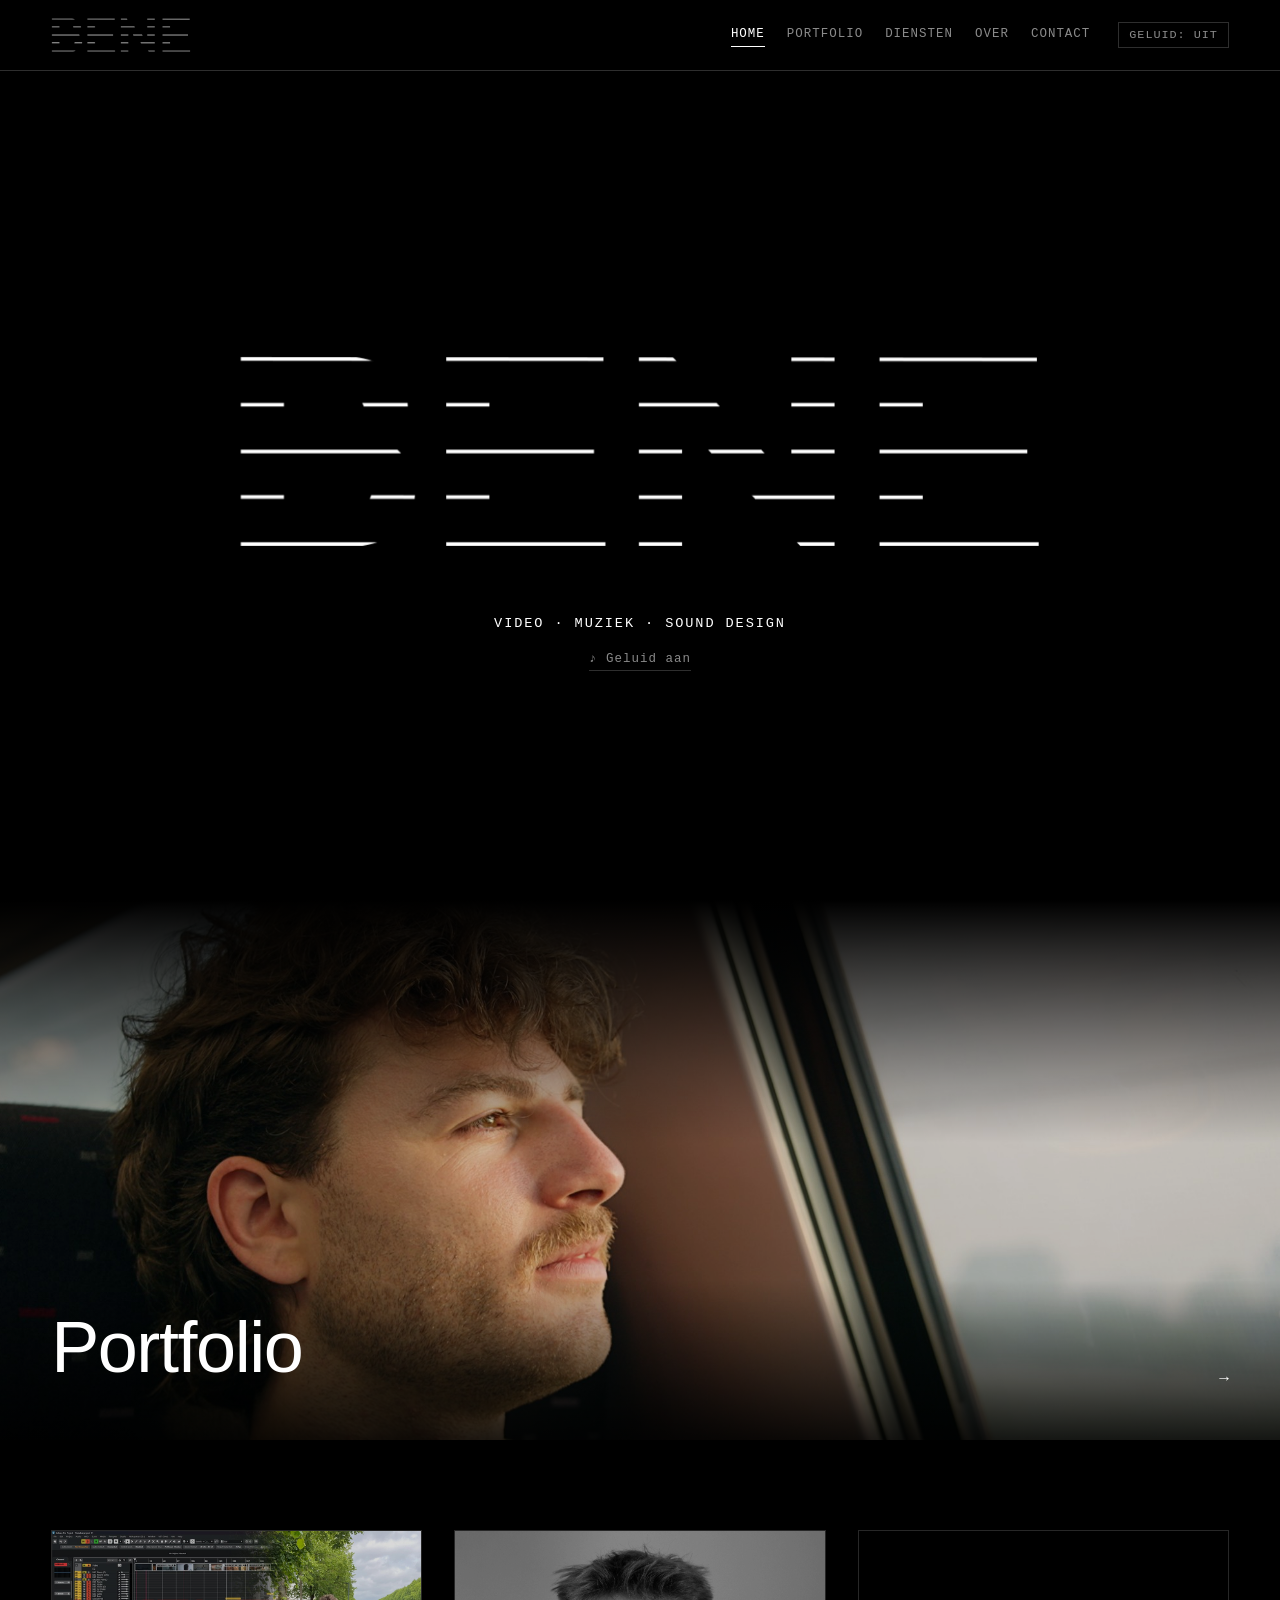
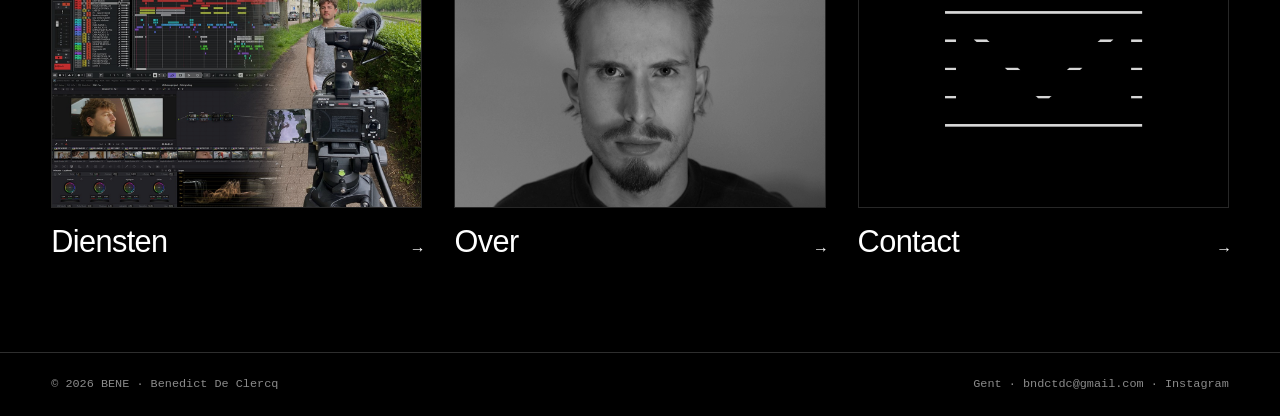
<file: index.html>
<!doctype html>
<html lang="nl">
<head>
<meta charset="utf-8">
<meta name="viewport" content="width=device-width,initial-scale=1">
<title>BENE | video, muziek en sound design</title>
<meta name="description" content="BENE: Benedict De Clercq, freelance videograaf, sounddesigner en componist uit Gent.">
<link rel="stylesheet" href="style.css">
<link rel="icon" href="favicon.svg" type="image/svg+xml">
<meta name="theme-color" content="#000000">
</head>
<body>
<a class="skip" href="#main">Naar inhoud</a>
<header>
  <a class="logo" href="index.html" aria-label="BENE, naar home"><img src="logo.png" alt="BENE"></a>
  <nav><a href="index.html" aria-current="page">Home</a><a href="portfolio.html">Portfolio</a><a href="diensten.html">Diensten</a><a href="over.html">Over</a><a href="contact.html">Contact</a></nav>
  <button id="sound" aria-pressed="false" title="Geluid aan/uit">geluid: uit</button>
</header>
<main id="main">

<section class="hero">
  <h1 class="sr">BENE: video, muziek en sound design</h1>
  <div id="heroMedia" class="heroMedia" aria-hidden="true"></div>
  <canvas id="logoCanvas" role="img" aria-label="BENE-logo"></canvas>
  <p class="tag">Video · Muziek · Sound Design</p>
  <p><button class="soundtoggle" type="button" aria-pressed="false">♪ Geluid aan</button></p>
</section>
<section class="tiles" aria-label="Pagina's">
  <a class="tile" data-k="portfolio" href="portfolio.html"><div class="vis"></div><div class="cap"><span class="t">Portfolio</span></div></a>
  <div class="tiles-row">
  <a class="tile small" data-k="diensten" href="diensten.html"><div class="vis"></div><div class="cap"><span class="t">Diensten</span></div></a>
  <a class="tile small" data-k="over" href="over.html"><div class="vis"></div><div class="cap"><span class="t">Over</span></div></a>
  <a class="tile small" data-k="contact" href="contact.html"><div class="vis"></div><div class="cap"><span class="t">Contact</span></div></a>
  </div>
</section>

</main>
<footer>
  <span>© <span id="yr"></span> BENE · Benedict De Clercq</span>
  <span>Gent · <a class="mailto" href="#">e-mail</a> · <a class="ig" href="#" target="_blank" rel="noopener">Instagram</a></span>
</footer>
<script src="config.js"></script>
<script src="site.js"></script>
<script src="hero.js"></script>
</body>
</html>
</file>
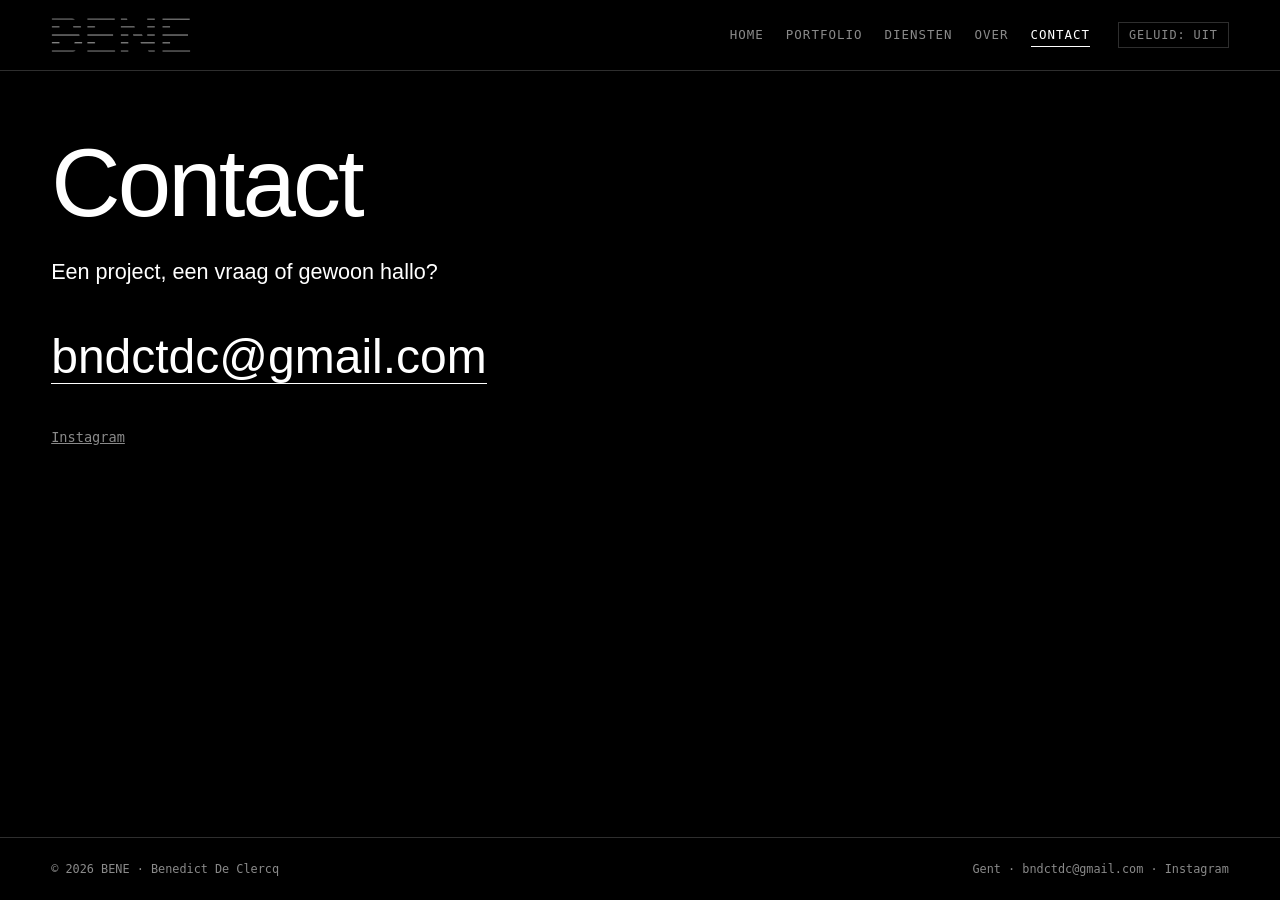
<file: contact.html>
<!doctype html>
<html lang="nl">
<head>
<meta charset="utf-8">
<meta name="viewport" content="width=device-width,initial-scale=1">
<title>Contact | BENE</title>
<meta name="description" content="Neem contact op met BENE voor video, foto, sounddesign of muziek.">
<link rel="stylesheet" href="style.css">
<link rel="icon" href="favicon.svg" type="image/svg+xml">
<meta name="theme-color" content="#000000">
</head>
<body>
<a class="skip" href="#main">Naar inhoud</a>
<header>
  <a class="logo" href="index.html" aria-label="BENE, naar home"><img src="logo.png" alt="BENE"></a>
  <nav><a href="index.html">Home</a><a href="portfolio.html">Portfolio</a><a href="diensten.html">Diensten</a><a href="over.html">Over</a><a href="contact.html" aria-current="page">Contact</a></nav>
  <button id="sound" aria-pressed="false" title="Geluid aan/uit">geluid: uit</button>
</header>
<main id="main">

<section class="page">
  <h1>Contact</h1>
  <p class="lead">Een project, een vraag of gewoon hallo?</p>
  <p><a class="big" id="mail" href="#">mail</a></p>
  <div id="social"></div>
</section>

</main>
<footer>
  <span>© <span id="yr"></span> BENE · Benedict De Clercq</span>
  <span>Gent · <a class="mailto" href="#">e-mail</a> · <a class="ig" href="#" target="_blank" rel="noopener">Instagram</a></span>
</footer>
<script src="config.js"></script>
<script src="site.js"></script>

</body>
</html>
</file>
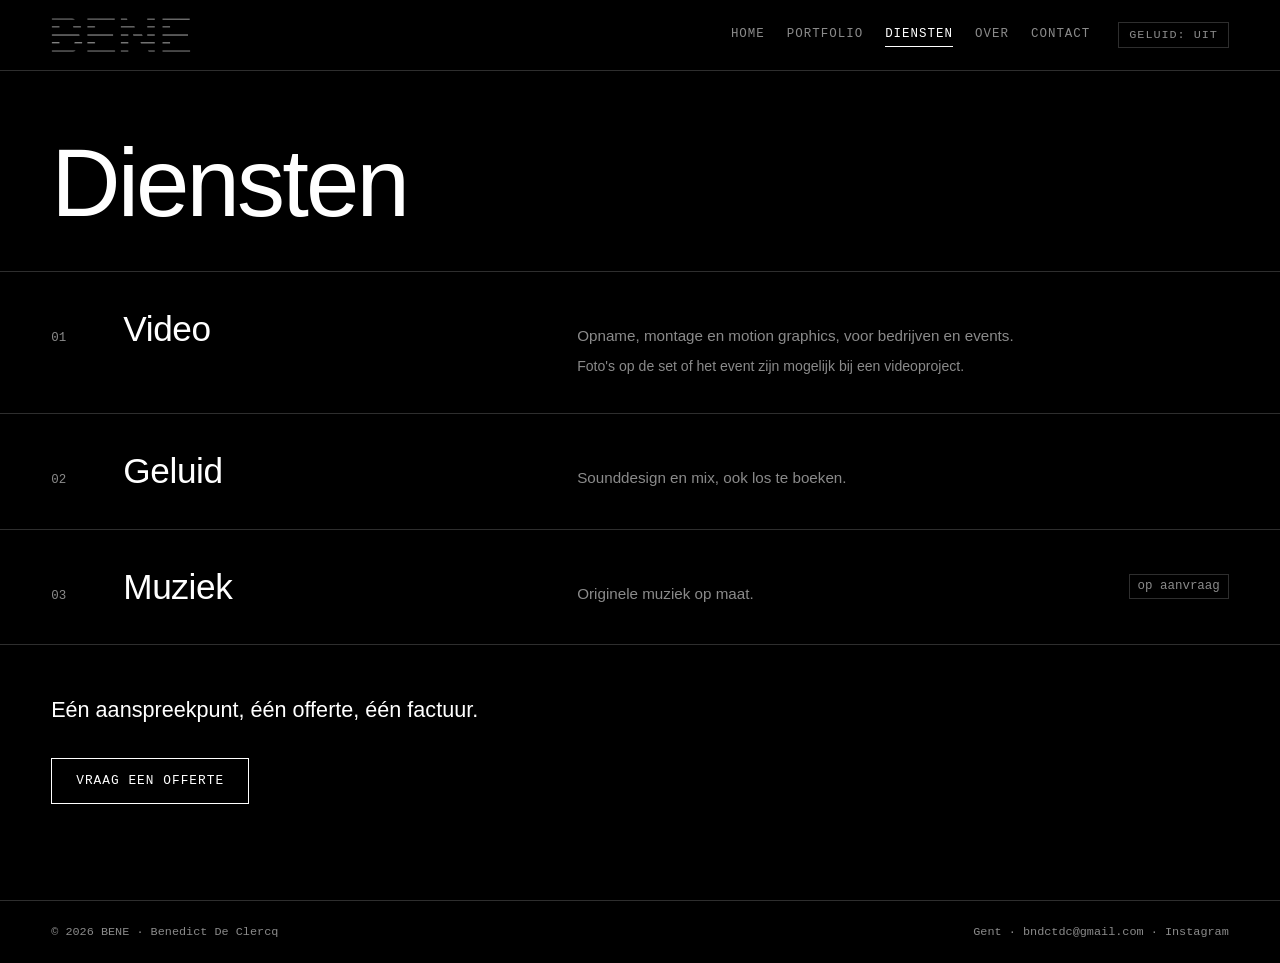
<file: diensten.html>
<!doctype html>
<html lang="nl">
<head>
<meta charset="utf-8">
<meta name="viewport" content="width=device-width,initial-scale=1">
<title>Diensten | BENE</title>
<meta name="description" content="Video, sounddesign en muziek op maat. Eén aanspreekpunt, één offerte. BENE, Gent.">
<link rel="stylesheet" href="style.css">
<link rel="icon" href="favicon.svg" type="image/svg+xml">
<meta name="theme-color" content="#000000">
</head>
<body>
<a class="skip" href="#main">Naar inhoud</a>
<header>
  <a class="logo" href="index.html" aria-label="BENE, naar home"><img src="logo.png" alt="BENE"></a>
  <nav><a href="index.html">Home</a><a href="portfolio.html">Portfolio</a><a href="diensten.html" aria-current="page">Diensten</a><a href="over.html">Over</a><a href="contact.html">Contact</a></nav>
  <button id="sound" aria-pressed="false" title="Geluid aan/uit">geluid: uit</button>
</header>
<main id="main">

<section class="page">
  <h1>Diensten</h1>
  <div class="rows list static">
    <div class="row big"><span class="n">01</span><span class="t">Video</span><span class="d">Opname, montage en motion graphics, voor bedrijven en events.<span class="extra">Foto's op de set of het event zijn mogelijk bij een videoproject.</span></span></div>
    <div class="row big"><span class="n">02</span><span class="t">Geluid</span><span class="d">Sounddesign en mix, ook los te boeken.</span></div>
    <div class="row big"><span class="n">03</span><span class="t">Muziek</span><span class="d">Originele muziek op maat.</span><span class="a tag-op">op aanvraag</span></div>
  </div>
  <p class="lead one">Eén aanspreekpunt, één offerte, één factuur.</p>
  <p><a class="btn" href="contact.html">Vraag een offerte</a></p>
</section>

</main>
<footer>
  <span>© <span id="yr"></span> BENE · Benedict De Clercq</span>
  <span>Gent · <a class="mailto" href="#">e-mail</a> · <a class="ig" href="#" target="_blank" rel="noopener">Instagram</a></span>
</footer>
<script src="config.js"></script>
<script src="site.js"></script>

</body>
</html>
</file>
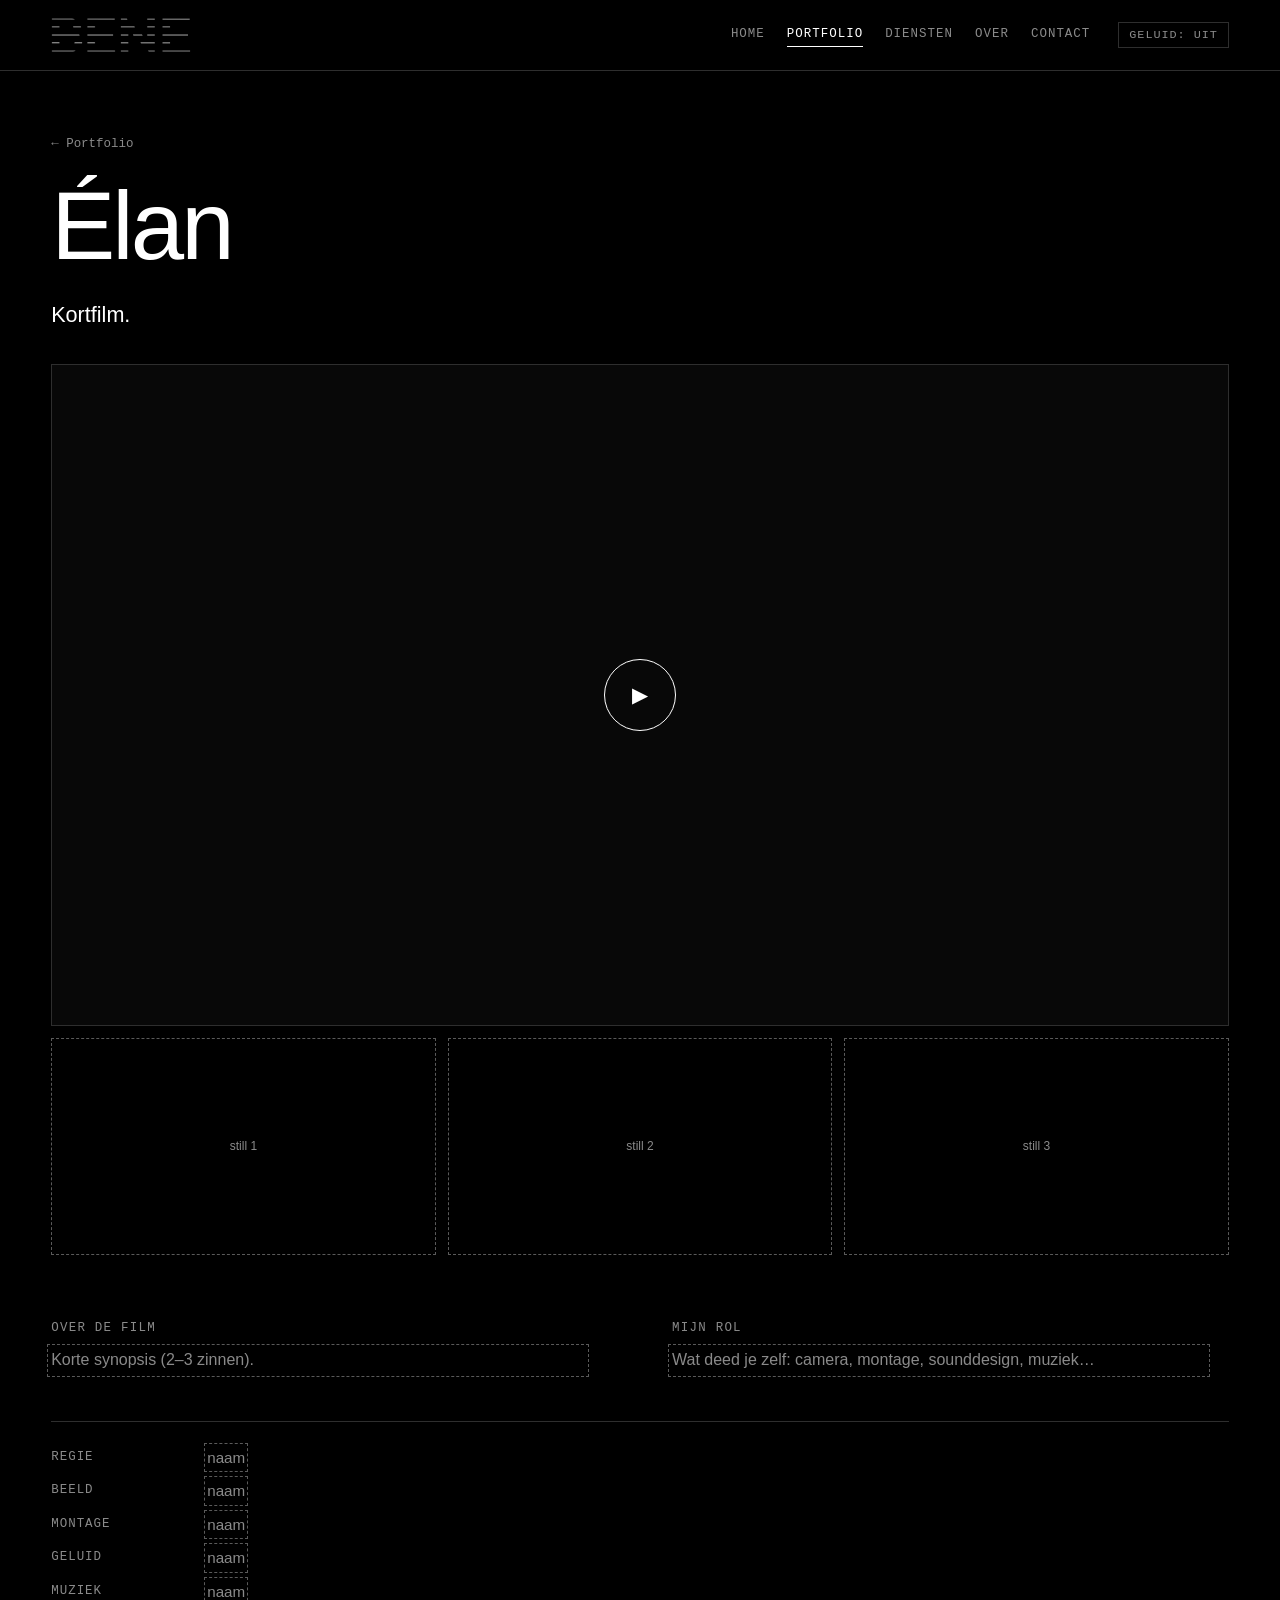
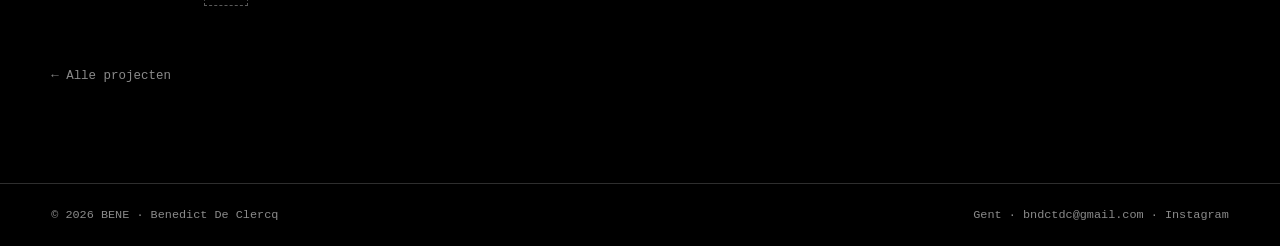
<file: elan.html>
<!doctype html>
<html lang="nl">
<head>
<meta charset="utf-8">
<meta name="viewport" content="width=device-width,initial-scale=1">
<title>Élan | BENE</title>
<meta name="description" content="Élan, kortfilm. Een project van BENE (Benedict De Clercq, Gent).">
<link rel="stylesheet" href="style.css">
<link rel="icon" href="favicon.svg" type="image/svg+xml">
<meta name="theme-color" content="#000000">
</head>
<body data-p="elan">
<a class="skip" href="#main">Naar inhoud</a>
<header>
  <a class="logo" href="index.html" aria-label="BENE, naar home"><img src="logo.png" alt="BENE"></a>
  <nav><a href="index.html">Home</a><a href="portfolio.html" aria-current="page">Portfolio</a><a href="diensten.html">Diensten</a><a href="over.html">Over</a><a href="contact.html">Contact</a></nav>
  <button id="sound" aria-pressed="false" title="Geluid aan/uit">geluid: uit</button>
</header>
<main id="main">

<section class="page">
  <p class="label"><a href="portfolio.html">← Portfolio</a></p>
  <h1>Élan</h1>
  <p class="lead">Kortfilm.</p>
  <div class="frame" id="frame"><button class="play" id="filmPlay" aria-label="Speel Élan af">▶</button></div>
  <div class="stills"><div class="todo">still 1</div><div class="todo">still 2</div><div class="todo">still 3</div></div>
  <div class="cols">
    <div><h2>Over de film</h2><p class="todo">Korte synopsis (2–3 zinnen).</p></div>
    <div><h2>Mijn rol</h2><p class="todo">Wat deed je zelf: camera, montage, sounddesign, muziek…</p></div>
  </div>
  <dl class="credits">
    <dt>Regie</dt><dd class="todo">naam</dd>
    <dt>Beeld</dt><dd class="todo">naam</dd>
    <dt>Montage</dt><dd class="todo">naam</dd>
    <dt>Geluid</dt><dd class="todo">naam</dd>
    <dt>Muziek</dt><dd class="todo">naam</dd>
  </dl>
  <p class="label end"><a href="portfolio.html">← Alle projecten</a></p>
</section>

</main>
<footer>
  <span>© <span id="yr"></span> BENE · Benedict De Clercq</span>
  <span>Gent · <a class="mailto" href="#">e-mail</a> · <a class="ig" href="#" target="_blank" rel="noopener">Instagram</a></span>
</footer>
<script src="config.js"></script>
<script src="site.js"></script>

</body>
</html>
</file>
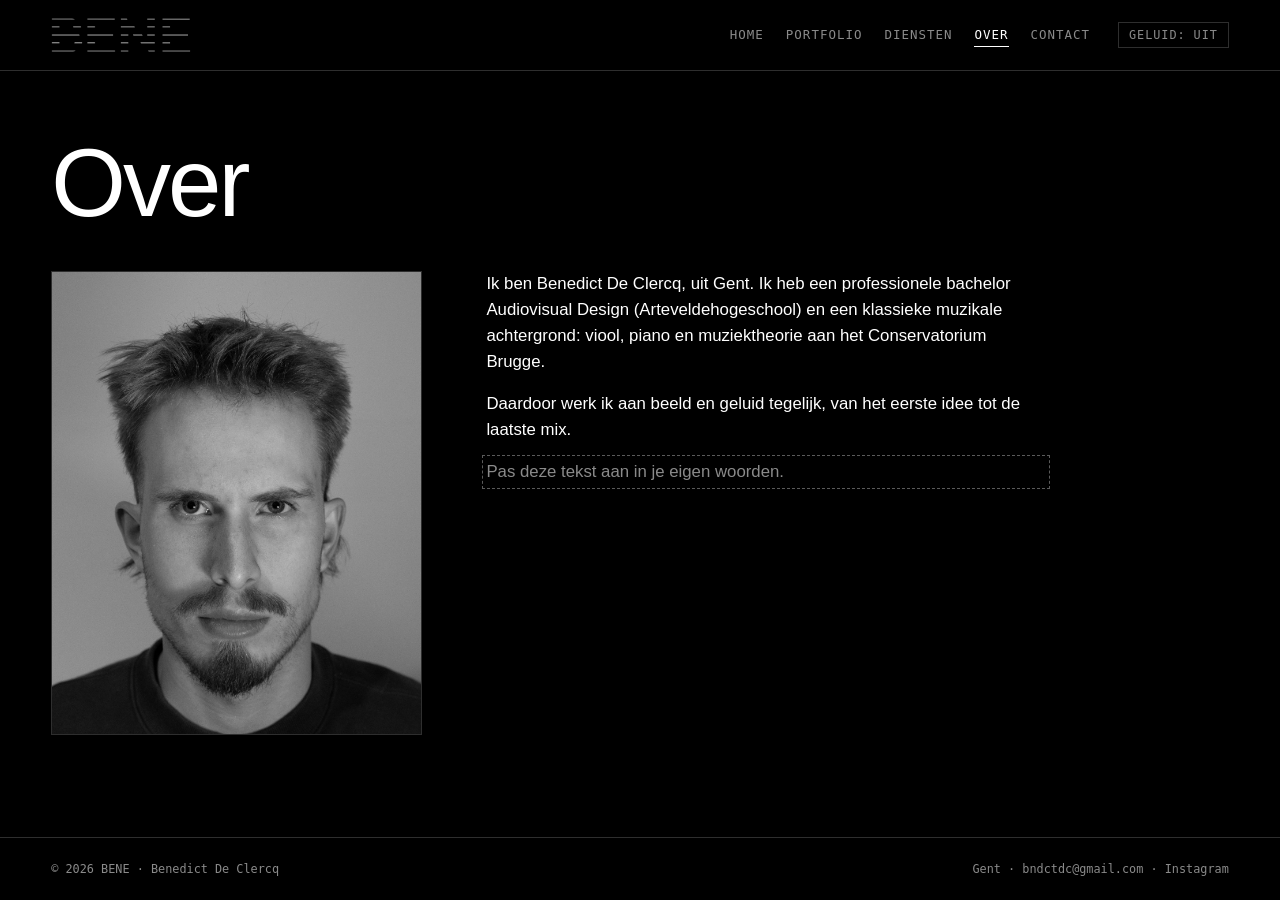
<file: over.html>
<!doctype html>
<html lang="nl">
<head>
<meta charset="utf-8">
<meta name="viewport" content="width=device-width,initial-scale=1">
<title>Over | BENE</title>
<meta name="description" content="Over Benedict De Clercq: audiovisueel ontwerper en klassiek geschoold muzikant uit Gent.">
<link rel="stylesheet" href="style.css">
<link rel="icon" href="favicon.svg" type="image/svg+xml">
<meta name="theme-color" content="#000000">
</head>
<body>
<a class="skip" href="#main">Naar inhoud</a>
<header>
  <a class="logo" href="index.html" aria-label="BENE, naar home"><img src="logo.png" alt="BENE"></a>
  <nav><a href="index.html">Home</a><a href="portfolio.html">Portfolio</a><a href="diensten.html">Diensten</a><a href="over.html" aria-current="page">Over</a><a href="contact.html">Contact</a></nav>
  <button id="sound" aria-pressed="false" title="Geluid aan/uit">geluid: uit</button>
</header>
<main id="main">

<section class="page">
  <h1>Over</h1>
  <div class="about">
    <div class="portrait" id="portrait" role="img" aria-label="Portret van Benedict De Clercq"></div>
    <div>
      <p>Ik ben Benedict De Clercq, uit Gent. Ik heb een professionele bachelor Audiovisual Design (Arteveldehogeschool) en een klassieke muzikale achtergrond: viool, piano en muziektheorie aan het Conservatorium Brugge.</p>
      <p>Daardoor werk ik aan beeld en geluid tegelijk, van het eerste idee tot de laatste mix.</p>
      <p class="todo">Pas deze tekst aan in je eigen woorden.</p>
    </div>
  </div>
</section>

</main>
<footer>
  <span>© <span id="yr"></span> BENE · Benedict De Clercq</span>
  <span>Gent · <a class="mailto" href="#">e-mail</a> · <a class="ig" href="#" target="_blank" rel="noopener">Instagram</a></span>
</footer>
<script src="config.js"></script>
<script src="site.js"></script>

</body>
</html>
</file>
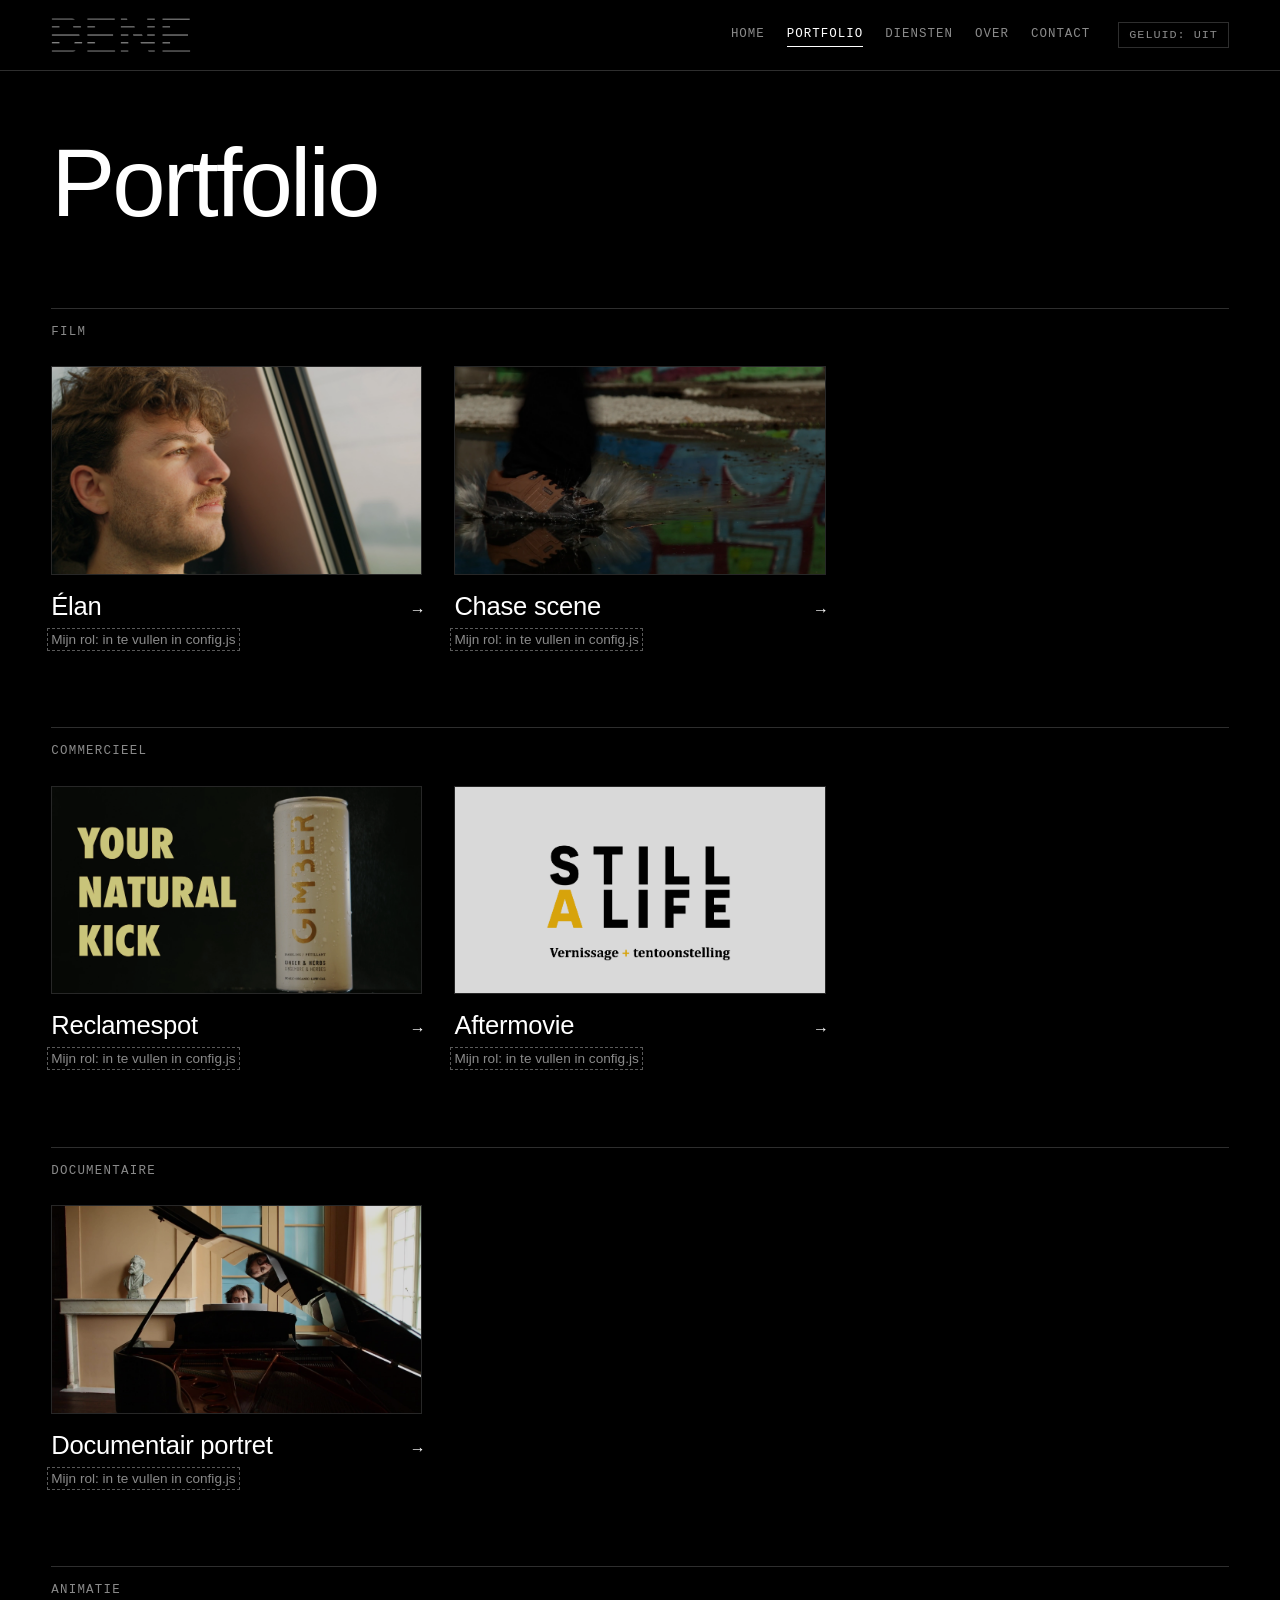
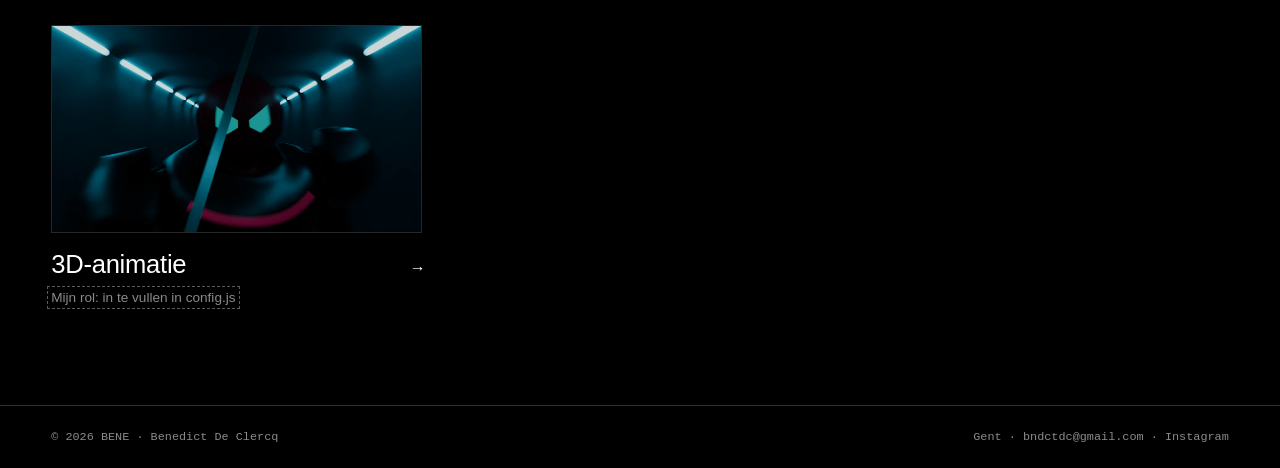
<file: portfolio.html>
<!doctype html>
<html lang="nl">
<head>
<meta charset="utf-8">
<meta name="viewport" content="width=device-width,initial-scale=1">
<title>Portfolio | BENE</title>
<meta name="description" content="Portfolio van BENE: kortfilms, documentaire, motion graphics, sounddesign en composities.">
<link rel="stylesheet" href="style.css">
<link rel="icon" href="favicon.svg" type="image/svg+xml">
<meta name="theme-color" content="#000000">
</head>
<body>
<a class="skip" href="#main">Naar inhoud</a>
<header>
  <a class="logo" href="index.html" aria-label="BENE, naar home"><img src="logo.png" alt="BENE"></a>
  <nav><a href="index.html">Home</a><a href="portfolio.html" aria-current="page">Portfolio</a><a href="diensten.html">Diensten</a><a href="over.html">Over</a><a href="contact.html">Contact</a></nav>
  <button id="sound" aria-pressed="false" title="Geluid aan/uit">geluid: uit</button>
</header>
<main id="main">

<section class="page">
  <h1>Portfolio</h1>
  <div id="projects"></div>
</section>

</main>
<footer>
  <span>© <span id="yr"></span> BENE · Benedict De Clercq</span>
  <span>Gent · <a class="mailto" href="#">e-mail</a> · <a class="ig" href="#" target="_blank" rel="noopener">Instagram</a></span>
</footer>
<script src="config.js"></script>
<script src="site.js"></script>

</body>
</html>
</file>
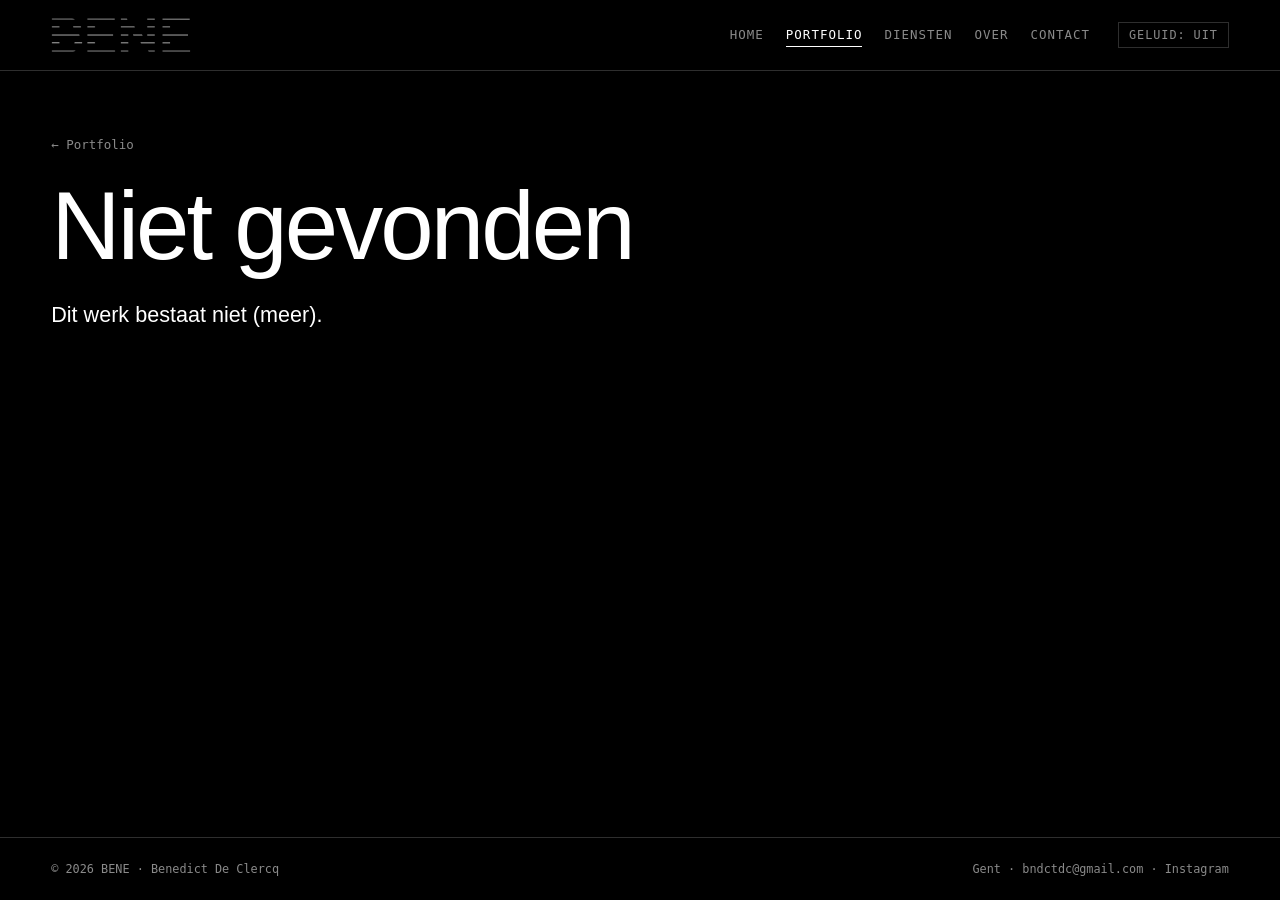
<file: project.html>
<!doctype html>
<html lang="nl">
<head>
<meta charset="utf-8">
<meta name="viewport" content="width=device-width,initial-scale=1">
<title>Werk | BENE</title>
<meta name="description" content="Een werk uit het portfolio van BENE (Benedict De Clercq, Gent).">
<link rel="stylesheet" href="style.css">
<link rel="icon" href="favicon.svg" type="image/svg+xml">
<meta name="theme-color" content="#000000">
</head>
<body>
<a class="skip" href="#main">Naar inhoud</a>
<header>
  <a class="logo" href="index.html" aria-label="BENE, naar home"><img src="logo.png" alt="BENE"></a>
  <nav><a href="index.html">Home</a><a href="portfolio.html" aria-current="page">Portfolio</a><a href="diensten.html">Diensten</a><a href="over.html">Over</a><a href="contact.html">Contact</a></nav>
  <button id="sound" aria-pressed="false" title="Geluid aan/uit">geluid: uit</button>
</header>
<main id="main">

<section class="page" id="work">
  <p class="label"><a href="portfolio.html">← Portfolio</a></p>
  <p class="kicker" id="wGroep"></p>
  <h1 id="wTitel">Werk</h1>
  <div class="frame" id="frame"><button class="play" id="filmPlay" aria-label="Speel af">▶</button></div>
  <div class="still" id="wStill"></div>
  <div class="cols"><div><h2>Mijn rol</h2><p id="wRol"></p></div></div>
  <p class="label end"><a href="portfolio.html">← Alle projecten</a></p>
</section>

</main>
<footer>
  <span>© <span id="yr"></span> BENE · Benedict De Clercq</span>
  <span>Gent · <a class="mailto" href="#">e-mail</a> · <a class="ig" href="#" target="_blank" rel="noopener">Instagram</a></span>
</footer>
<script src="config.js"></script>
<script src="site.js"></script>

</body>
</html>
</file>
<file: style.css>
/* ---------- basis ---------- */
:root{--bg:#000;--fg:#fff;--mute:#8a8a8a;--line:#2e2e2e;
--g:clamp(20px,4vw,56px);       /* zijmarge: overal dezelfde */
--max:1440px;                   /* maximale breedte van de inhoud */
--sans:"Helvetica Neue",Helvetica,Arial,system-ui,sans-serif;--mono:ui-monospace,"SF Mono",Menlo,Consolas,monospace}
*{box-sizing:border-box;margin:0;padding:0}
html{background:var(--bg)}
body{background:var(--bg);color:var(--fg);font-family:var(--sans);line-height:1.55;min-height:100vh;display:flex;flex-direction:column;-webkit-font-smoothing:antialiased}
a{color:inherit}
:focus-visible{outline:1px solid var(--fg);outline-offset:4px}
.sr{position:absolute;width:1px;height:1px;overflow:hidden;clip:rect(0 0 0 0);white-space:nowrap}
.skip{position:absolute;left:var(--g);top:-60px;z-index:10;background:var(--fg);color:var(--bg);padding:8px 14px;font-family:var(--mono);font-size:.78rem;text-decoration:none}
.skip:focus{top:12px}
main{flex:1}

/* ---------- header & footer ---------- */
header{position:sticky;top:0;z-index:5;background:var(--bg);border-bottom:1px solid var(--line);
  display:grid;grid-template-columns:auto 1fr auto;align-items:center;gap:28px;padding:18px max(var(--g),calc((100% - var(--max))/2 + var(--g)))}
.logo img{height:34px;display:block}
nav{display:flex;gap:22px;justify-content:flex-end;font-family:var(--mono);font-size:.78rem;text-transform:uppercase;letter-spacing:.08em}
nav a{text-decoration:none;color:var(--mute);padding:2px 0;border-bottom:1px solid transparent;transition:color .2s}
nav a:hover,nav a[aria-current]{color:var(--fg);border-bottom-color:var(--fg)}
#sound{font-family:var(--mono);font-size:.74rem;text-transform:uppercase;letter-spacing:.08em;background:none;border:1px solid var(--line);color:var(--mute);padding:5px 10px;cursor:pointer;white-space:nowrap}
#sound:hover{color:var(--fg)}
#sound[aria-pressed="true"]{color:var(--fg);border-color:var(--fg)}
footer{display:flex;justify-content:space-between;flex-wrap:wrap;gap:8px 24px;border-top:1px solid var(--line);font-family:var(--mono);font-size:.74rem;color:var(--mute);
  padding:22px max(var(--g),calc((100% - var(--max))/2 + var(--g)))}
footer a{text-decoration:none}footer a:hover{color:var(--fg)}
@media(max-width:700px){
  header{position:static;grid-template-columns:1fr auto;gap:14px;padding-top:14px;padding-bottom:12px}
  .logo img{height:28px}
  nav{grid-column:1/-1;grid-row:2;justify-content:space-between;gap:10px;font-size:.72rem;letter-spacing:.05em}
}

/* ---------- home ---------- */
.hero{position:relative;overflow:hidden;min-height:calc(100svh - 71px);display:flex;flex-direction:column;align-items:center;justify-content:center;padding:48px var(--g);text-align:center}
.hero>*:not(.heroMedia){position:relative;z-index:1}
.heroMedia{position:absolute;inset:0;background:center/cover no-repeat;opacity:.5;z-index:0}
.heroMedia video{width:100%;height:100%;object-fit:cover}
#logoCanvas{width:min(920px,100%);display:block;touch-action:manipulation;cursor:crosshair}
.tag{font-family:var(--mono);font-size:.85rem;letter-spacing:.14em;text-transform:uppercase;margin-top:36px}
.soundtoggle{font-family:var(--mono);font-size:.78rem;letter-spacing:.08em;background:none;border:0;border-bottom:1px solid var(--line);color:var(--mute);padding:4px 0;margin-top:14px;cursor:pointer;transition:color .2s,border-color .2s}
.soundtoggle:hover,.soundtoggle[aria-pressed="true"]{color:var(--fg);border-bottom-color:var(--fg)}
@media(max-width:700px){.hero{min-height:72svh}.tag{font-size:.75rem;letter-spacing:.1em}}

/* tegels: portfolio schermvullend (vloeit vanuit het zwart in het beeld); de andere drie kleiner eronder */
.tiles{display:block}
.tile{position:relative;display:block;width:100%;aspect-ratio:2048/858;min-height:60svh;max-height:92svh;overflow:hidden;text-decoration:none}
.tile .vis{position:absolute;inset:0;background:center/cover no-repeat;transition:transform .8s ease;opacity:.85}
.tile .vis.empty{background:repeating-linear-gradient(0deg,#0c0c0c 0 30px,#1c1c1c 30px 31px)}
.tile:hover .vis{transform:scale(1.02)}
.tile::before{content:"";position:absolute;inset:0;z-index:1;pointer-events:none;background:linear-gradient(var(--bg) 0%,rgba(0,0,0,.6) 18%,transparent 45%)}
.tile .cap{position:absolute;z-index:2;left:0;right:0;bottom:0;padding:24px var(--g) clamp(24px,4vw,48px);display:grid;grid-template-columns:1fr auto;gap:2px 8px;align-items:end;background:linear-gradient(transparent,rgba(0,0,0,.85))}
.tile .cap::after{content:"→";grid-column:2;grid-row:1/3;font-family:var(--mono);font-size:1rem;transition:transform .3s}
.tile:hover .cap::after{transform:translateX(6px)}
.tile .t{font-size:clamp(2rem,6vw,4.5rem);font-weight:500;line-height:1.2;letter-spacing:-.02em}
.tile .d{color:var(--mute);font-size:.9rem}
.tile[data-k="portfolio"] .vis{background-position:35% center}   /* gezicht in beeld bij bijsnijden */
@supports (animation-timeline:view()){
  .tile .vis{animation:reveal linear both;animation-timeline:view();animation-range:entry 0% cover 45%}
  @keyframes reveal{from{filter:brightness(.25)}to{filter:brightness(1)}}
}
/* kleine tegels: drie naast elkaar binnen de marges, tekst onder het beeld */
.tiles-row{max-width:var(--max);margin:0 auto;padding:clamp(48px,7vw,96px) var(--g);display:grid;grid-template-columns:repeat(3,1fr);gap:clamp(16px,2.5vw,32px)}
.tile.small{aspect-ratio:auto;min-height:0;max-height:none;overflow:visible}
.tile.small::before{content:none}
.tile.small .vis{position:relative;inset:auto;aspect-ratio:4/3;overflow:hidden;border:1px solid var(--line)}
.tile.small .cap{position:static;background:none;padding:16px 0 0}
.tile.small .t{font-size:clamp(1.4rem,2.4vw,2rem)}
@media(max-width:700px){.tile{aspect-ratio:auto;min-height:0;height:75svh}.tile.small{height:auto}.tiles-row{grid-template-columns:1fr;gap:40px}}
@media(prefers-reduced-motion:reduce){.tile .vis,.tile .cap::after{transition:none;animation:none}}

/* ---------- pagina's ---------- */
.page{max-width:var(--max);margin:0 auto;padding:64px var(--g) 96px;width:100%}
h1{font-size:clamp(2.6rem,9vw,6rem);font-weight:500;letter-spacing:-.03em;line-height:1;margin-bottom:24px}
h2{font-family:var(--mono);font-size:.78rem;text-transform:uppercase;letter-spacing:.1em;color:var(--mute);font-weight:400;margin-bottom:10px}
.lead{font-size:clamp(1.1rem,2vw,1.35rem);margin-bottom:32px;max-width:40ch}.lead.one{margin-top:48px}
.label{font-family:var(--mono);font-size:.78rem;margin-bottom:24px;color:var(--mute)}
.label a{text-decoration:none}.label a:hover{color:var(--fg)}
.label.end{margin:64px 0 0}
.note{margin-top:24px;font-size:.85rem}
@media(max-width:700px){.page{padding-top:40px;padding-bottom:64px}}

/* lijsten (portfolio, diensten) */
.list{border-top:1px solid var(--line);margin:40px calc(-1*var(--g)) 0}
.row{display:grid;grid-template-columns:56px minmax(0,5fr) minmax(0,6fr) 110px;gap:16px;align-items:baseline;padding:24px var(--g);border-bottom:1px solid var(--line);text-decoration:none;transition:background .2s,color .2s}
a.row:hover{background:var(--fg);color:var(--bg)}
a.row:hover .d,a.row:hover .n{color:var(--bg)}
.row .n{font-family:var(--mono);font-size:.78rem;color:var(--mute)}
.row .t{font-size:clamp(1.3rem,3.2vw,2.2rem);font-weight:500;letter-spacing:-.01em;line-height:1.2}
.row .d{color:var(--mute);font-size:.95rem;max-width:52ch}
.row .a{font-family:var(--mono);white-space:nowrap;font-size:.78rem;justify-self:end}
.row .a.todo{outline:none;border:1px dashed #5a5a5a;padding:2px 8px}
.row.big{padding-top:36px;padding-bottom:36px}
.row .extra{display:block;margin-top:8px;font-size:.88rem}
.row .a.tag-op{color:var(--mute);border:1px solid var(--line);padding:2px 8px;align-self:center}
.row.soon .t{color:var(--mute)}
@media(max-width:700px){.row{grid-template-columns:32px minmax(0,1fr) auto;gap:6px 12px;padding-top:20px;padding-bottom:20px}.row .d{grid-column:2/4;grid-row:2}.row.big{padding-top:28px;padding-bottom:28px}}

/* portfolio: projectkaarten */
.group{margin-top:clamp(48px,6vw,80px)}
.group-h{border-top:1px solid var(--line);padding-top:14px;margin-bottom:24px}
.projects{display:grid;grid-template-columns:repeat(3,1fr);gap:clamp(32px,4vw,48px) clamp(16px,2.5vw,32px)}
.project{display:block;text-decoration:none}
.project .vis{aspect-ratio:16/9;background:center/cover no-repeat;border:1px solid var(--line);overflow:hidden;transition:transform .8s ease,filter .4s;filter:brightness(.85)}
.project .vis{position:relative;display:grid;place-items:center}
.play-ico{width:64px;height:64px;border-radius:50%;border:1px solid var(--fg);display:grid;place-items:center;padding-left:4px;font-size:1.1rem;background:rgba(0,0,0,.35);opacity:0;transform:scale(.92);transition:opacity .3s,transform .3s,background .3s}
a.project:hover .play-ico,a.project:focus-visible .play-ico{opacity:1;transform:none}
a.project:hover .play-ico{background:var(--fg);color:var(--bg)}
@media(hover:none){.play-ico{opacity:.85;transform:none}}
.project .vis.empty{background:repeating-linear-gradient(0deg,#0c0c0c 0 30px,#1c1c1c 30px 31px)}
a.project:hover .vis{filter:brightness(1);transform:scale(1.015)}
.project .cap{display:grid;grid-template-columns:1fr auto;gap:2px 12px;align-items:baseline;padding-top:16px}
.project .t{font-size:clamp(1.3rem,2vw,1.7rem);font-weight:500;letter-spacing:-.01em;line-height:1.2}
.project .d{grid-row:2;color:var(--mute);font-size:.92rem;margin-top:4px}
.project .d .todo{font-size:.85rem}
.project .a{grid-row:1/3;grid-column:2;font-family:var(--mono);font-size:1rem;transition:transform .3s}
a.project:hover .a{transform:translateX(6px)}
.project .a.soon{font-size:.72rem;color:var(--mute);border:1px dashed #5a5a5a;padding:2px 8px;align-self:center}
.project.soon .t{color:var(--mute)}
@media(max-width:1000px){.projects{grid-template-columns:repeat(2,1fr)}}
@media(max-width:600px){.projects{grid-template-columns:1fr}.group{margin-top:40px}}
/* videospeler als laag */
.player{border:0;padding:0;margin:0;width:100%;height:100%;max-width:none;max-height:none;background:transparent;color:var(--fg);display:none;place-items:center}
.player[open]{display:grid;animation:fade .3s ease}
.player::backdrop{background:rgba(0,0,0,.92)}
.player-in{width:min(1280px,calc(100vw - 2*var(--g)),calc((100svh - 120px)*16/9))}
.player-top{display:flex;justify-content:space-between;align-items:baseline;gap:16px;margin-bottom:12px;font-family:var(--mono);font-size:.78rem;text-transform:uppercase;letter-spacing:.08em}
.player-t{color:var(--mute)}
.player-x{font:inherit;text-transform:inherit;letter-spacing:inherit;background:none;border:1px solid var(--line);color:var(--fg);padding:6px 12px;cursor:pointer}
.player-x:hover{border-color:var(--fg)}
.player-v{position:relative;aspect-ratio:16/9;background:#000;border:1px solid var(--line)}
.player-v iframe{position:absolute;inset:0;width:100%;height:100%;border:0}
html:has(.player[open]){overflow:hidden}
@keyframes fade{from{opacity:0}}
@media(prefers-reduced-motion:reduce){.project .vis,.project .a,.play-ico{transition:none}.player[open]{animation:none}}

/* projectpagina */
.frame{position:relative;aspect-ratio:16/9;border:1px solid var(--line);display:grid;place-items:center;margin-bottom:12px;background:#080808}
.frame iframe{position:absolute;inset:0;width:100%;height:100%;border:0}
.play{width:72px;height:72px;border-radius:50%;border:1px solid var(--fg);background:none;color:var(--fg);font-size:1.3rem;cursor:pointer}
.play:hover{background:var(--fg);color:var(--bg)}
.frame>.todo{font-family:var(--mono);font-size:.8rem}
.kicker{font-family:var(--mono);font-size:.78rem;text-transform:uppercase;letter-spacing:.1em;color:var(--mute);margin-bottom:12px}
.still{aspect-ratio:16/9;max-width:640px;margin:0 0 56px;border:1px solid var(--line);background:center/cover no-repeat;display:grid;place-items:center;font-size:.75rem}
.still.todo{outline:none;border:1px dashed #5a5a5a}
.stills{display:grid;grid-template-columns:repeat(3,1fr);gap:12px;margin-bottom:64px}
.stills div{aspect-ratio:16/9;border:1px dashed var(--line);display:grid;place-items:center;font-size:.75rem;background:center/cover no-repeat}
.cols{display:grid;grid-template-columns:repeat(auto-fit,minmax(min(100%,300px),1fr));gap:40px 64px;margin-bottom:48px}
.cols p{max-width:60ch}
.credits{display:grid;grid-template-columns:140px 1fr;gap:10px 16px;border-top:1px solid var(--line);padding-top:24px;font-size:.95rem}
.credits dt{font-family:var(--mono);font-size:.78rem;text-transform:uppercase;letter-spacing:.08em;color:var(--mute);padding-top:.15em}
.credits dd.todo{width:fit-content;outline-offset:2px}
@media(max-width:700px){.stills{gap:6px;margin-bottom:48px}.credits{grid-template-columns:100px 1fr}}

/* over */
.about{display:grid;grid-template-columns:minmax(0,1fr) minmax(0,2fr);gap:clamp(32px,5vw,80px);align-items:start;margin-top:40px}
.portrait{aspect-ratio:4/5;border:1px solid var(--line);display:grid;place-items:center;font-size:.8rem;background:center/cover no-repeat}
.about p{margin-bottom:16px;max-width:60ch;font-size:1.05rem}
@media(max-width:700px){.about{grid-template-columns:1fr}.portrait{max-width:280px}}

/* knoppen & contact */
.btn{display:inline-block;border:1px solid var(--fg);padding:12px 24px;text-decoration:none;font-family:var(--mono);font-size:.8rem;text-transform:uppercase;letter-spacing:.08em;transition:background .2s,color .2s}
.btn:hover{background:var(--fg);color:var(--bg)}
a.big{font-size:clamp(1.3rem,5vw,3rem);text-decoration:none;border-bottom:1px solid var(--fg);overflow-wrap:anywhere}
a.big:hover{color:var(--mute);border-color:var(--mute)}
#social{margin-top:32px;display:flex;gap:12px 24px;flex-wrap:wrap;font-family:var(--mono);font-size:.85rem}
#social a{color:var(--mute)}#social a:hover{color:var(--fg)}

/* placeholders: gestippeld = nog in te vullen */
.todo{color:var(--mute);outline:1px dashed #5a5a5a;outline-offset:3px}
.stills .todo,.portrait.todo{outline:none;border-color:#5a5a5a}
</file>
